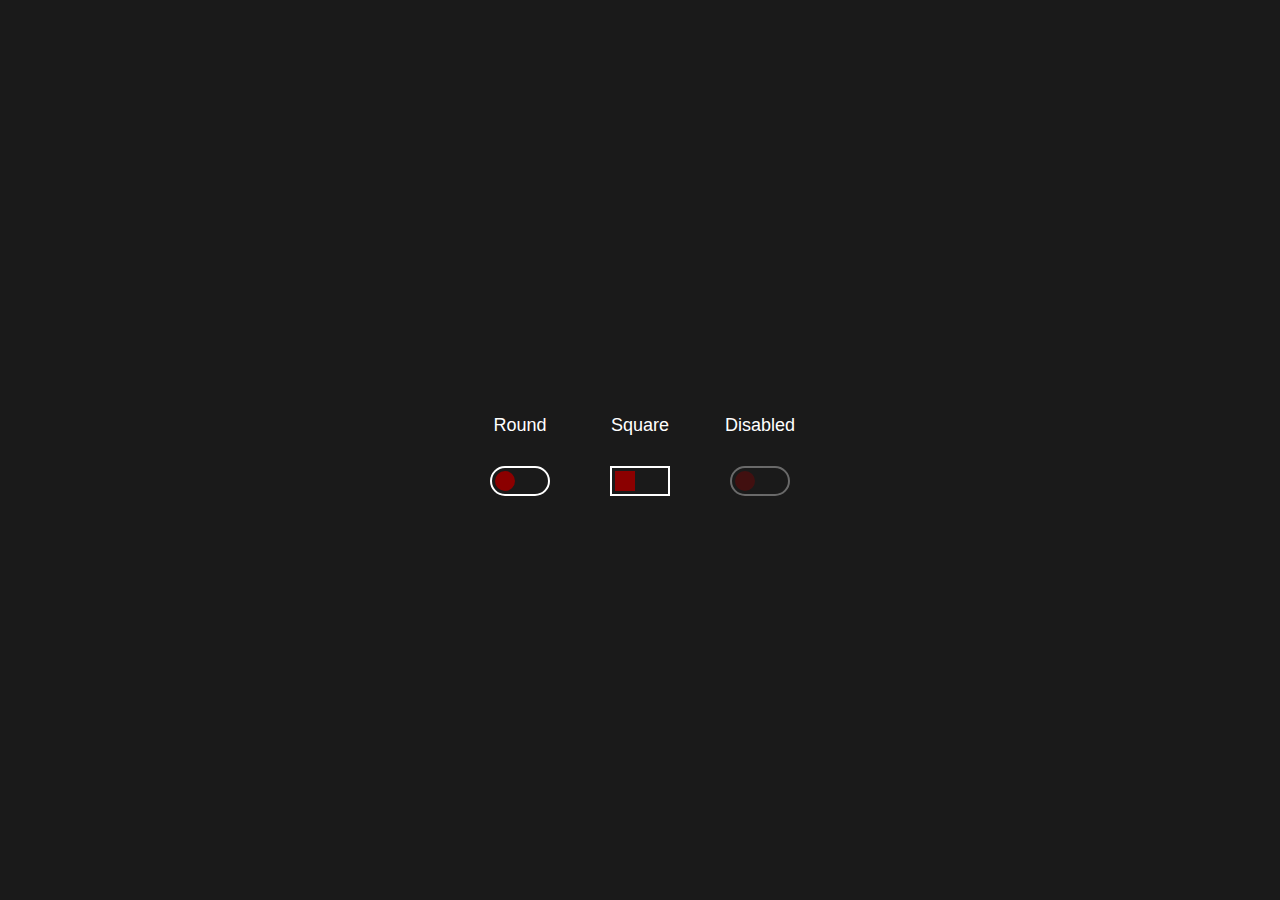
<file: CSS Switches - #2/index.html>
<!DOCTYPE html>
<html lang="en">
  <head>
    <meta charset="UTF-8" />
    <meta http-equiv="X-UA-Compatible" content="IE=edge" />
    <meta name="viewport" content="width=device-width, initial-scale=1.0" />
    <title>CSS Switches</title>
    <link rel="stylesheet" href="styles.css" />
  </head>
  <body>
   
    <div>
        <h2>Round</h2>
        <span class="switch">
            <input type="checkbox" id="switch-round">
            <label for="switch-round"></label>
        </span>
    </div>

    <div>
        <h2>Square</h2>
        <span class="switch square">
            <input type="checkbox" id="switch-square">
            <label for="switch-square"></label>
        </span>
    </div>

    <div>
        <h2>Disabled</h2>
        <span class="switch">
            <input type="checkbox" id="switch-disabled" disabled>
            <label for="switch-disabled"></label>
        </span>
    </div>

  </body>
</html>
</file>
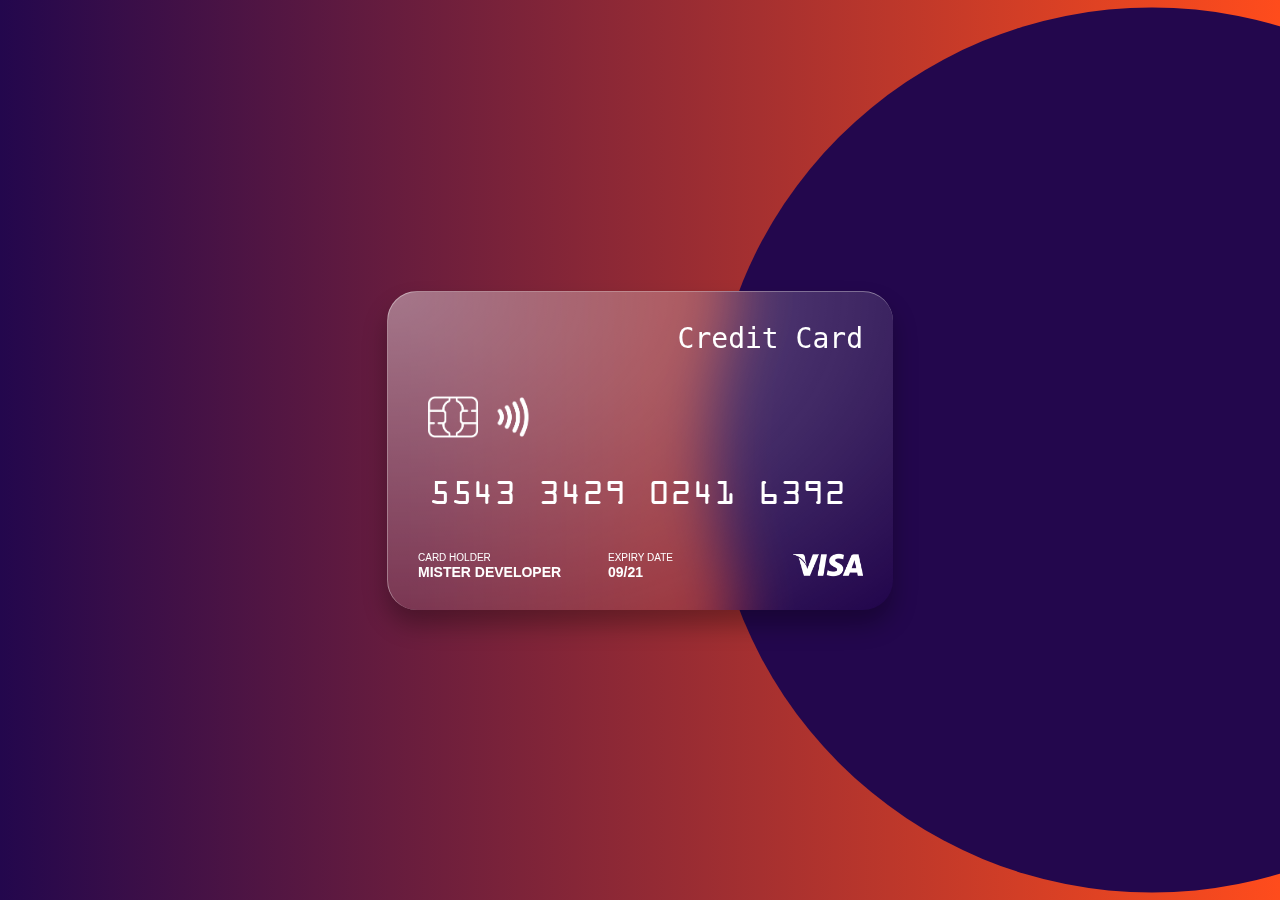
<file: Glass Credit Card CSS/index.html>
<!DOCTYPE html>
<html lang="en">
<head>
    <meta charset="UTF-8">
    <meta http-equiv="X-UA-Compatible" content="IE=edge">
    <meta name="viewport" content="width=device-width, initial-scale=1.0">
    <link rel="stylesheet" href="styles.css">
    <title>Glass Credit Card</title>
</head>
<body>
    
    <div class="card">
        <h3 class="name">Credit Card</h3>
        <img src="images/chip.png" alt="chip" class="chip">
        <img src="images/contactless.png" alt="nfc" class="nfc">
        <h3 class="number">
            5543 3429 0241 6392
        </h3>
        <h5 class="card-holder"><span>Card holder</span><br>Mister Developer</h5>
        <h5 class="valid"><span>Expiry date</span><br>09/21</h5>
        <img src="images/visa.png" alt="logo" class="logo">
    </div>

</body>
</html>
</file>
<file: CSS Switches - #2/styles.css>
* {
    box-sizing: border-box;
}

html,
body {
    height: 100%;
}

body {
    margin: 0;
    background-color: #1a1a1a;
    color: white;
    font-family: sans-serif;
    display: flex;
    justify-content: center;
    align-items: center;
}

h2 {
    font-size: 18px;
    font-weight: 400;
    margin-bottom: 30px;
}

body > div {
    flex: 0 0 120px;
    text-align: center;
}

.switch {
    display: inline-block;
}

.switch input {
    display: none;
}

.switch label {
    display: block;
    width: 60px;
    height: 30px;
    padding: 3px;
    border: 2px solid white;
    border-radius: 15px;
    transition: 0.3s;
}

.switch label::after {
    content: "";
    display: inherit;
    width: 20px;
    height: 20px;
    background-color: darkred;
    border-radius: 50%;
    transition: 0.3s;
}

.switch.square label,
.switch.square label::after {
    border-radius: 0;
}

.switch input:disabled ~ label {
    opacity: 0.35;
    cursor: not-allowed;
}

.switch input:checked ~ label::after {
    background-color: green;
    translate: 30px 0;
}

.switch input:checked ~ label {
    border-color: green;
}
</file>
<file: Glass Credit Card CSS/styles.css>
@font-face {
  font-family: "OCR";
  src: url(fonts/OCR\ A\ Extended\ Regular.ttf);
}

* {
  margin: 0;
  padding: 0;
  box-sizing: border-box;
}

body {
  min-height: 100vh;
  display: flex;
  justify-content: center;
  align-items: center;
  background: linear-gradient(to right, #23074d, #ff4c1c);
}

body::before {
  content: "";
  position: absolute;
  top: 0;
  left: 0;
  width: 100%;
  height: 100%;
  background-color: #23074d;
  clip-path: circle(40% at 90% 50%);
}

.card {
  width: 506px;
  height: 319px;
  background: radial-gradient(
    140% 140% at 0% 0%,
    rgba(255, 255, 255, 0.4) 0%,
    rgba(255, 255, 255, 0) 100%
  );
  border-top: 1px solid #eeeded70;
  border-left: 1px solid #eeeded70;
  border-radius: 30px;
  backdrop-filter: blur(30px);
  box-shadow: 0 15px 25px rgba(0, 0, 0, 0.3);
  z-index: 1;
}

.name {
  color: white;
  font-size: 28px;
  font-family: monospace;
  position: absolute;
  top: 30px;
  right: 30px;
  font-weight: 400;
}

.chip {
  width: 50px;
  position: absolute;
  top: 100px;
  left: 40px;
}

.nfc {
  width: 50px;
  position: absolute;
  top: 100px;
  left: 100px;
}

.number {
  color: white;
  font-size: 36px;
  font-family: "OCR";
  font-weight: 400;
  position: absolute;
  bottom: 100px;
  left: 40px;
}

.card-holder {
  color: white;
  font-size: 14px;
  font-family: sans-serif;
  font-weight: 700;
  position: absolute;
  bottom: 30px;
  left: 30px;
  text-transform: uppercase;
}

.card-holder span {
  font-size: 10px;
  font-weight: 400;
}

.valid {
  color: white;
  font-size: 14px;
  font-family: sans-serif;
  font-weight: 700;
  position: absolute;
  bottom: 30px;
  left: 220px;
  text-transform: uppercase;
}

.valid span {
  font-size: 10px;
  font-weight: 400;
}

.logo {
  width: 70px;
  position: absolute;
  right: 30px;
  bottom: 30px;
}
</file>
